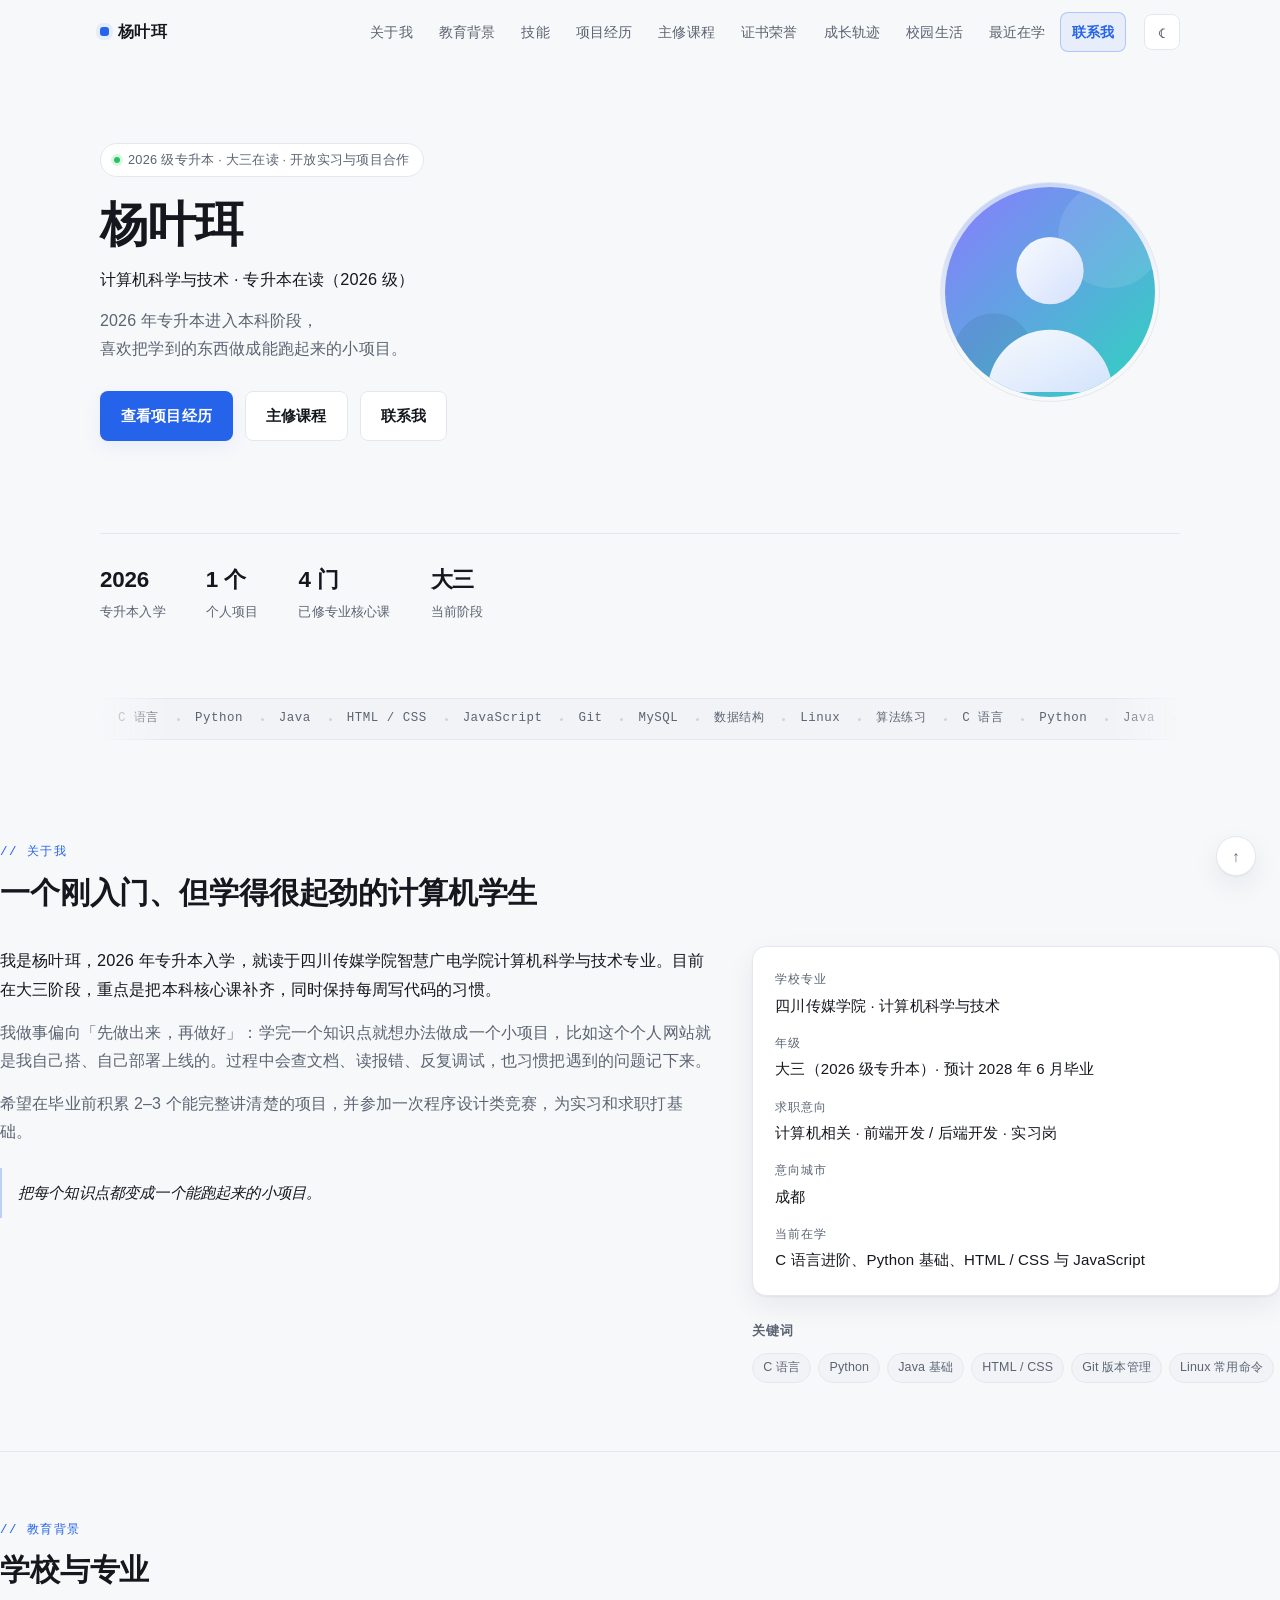
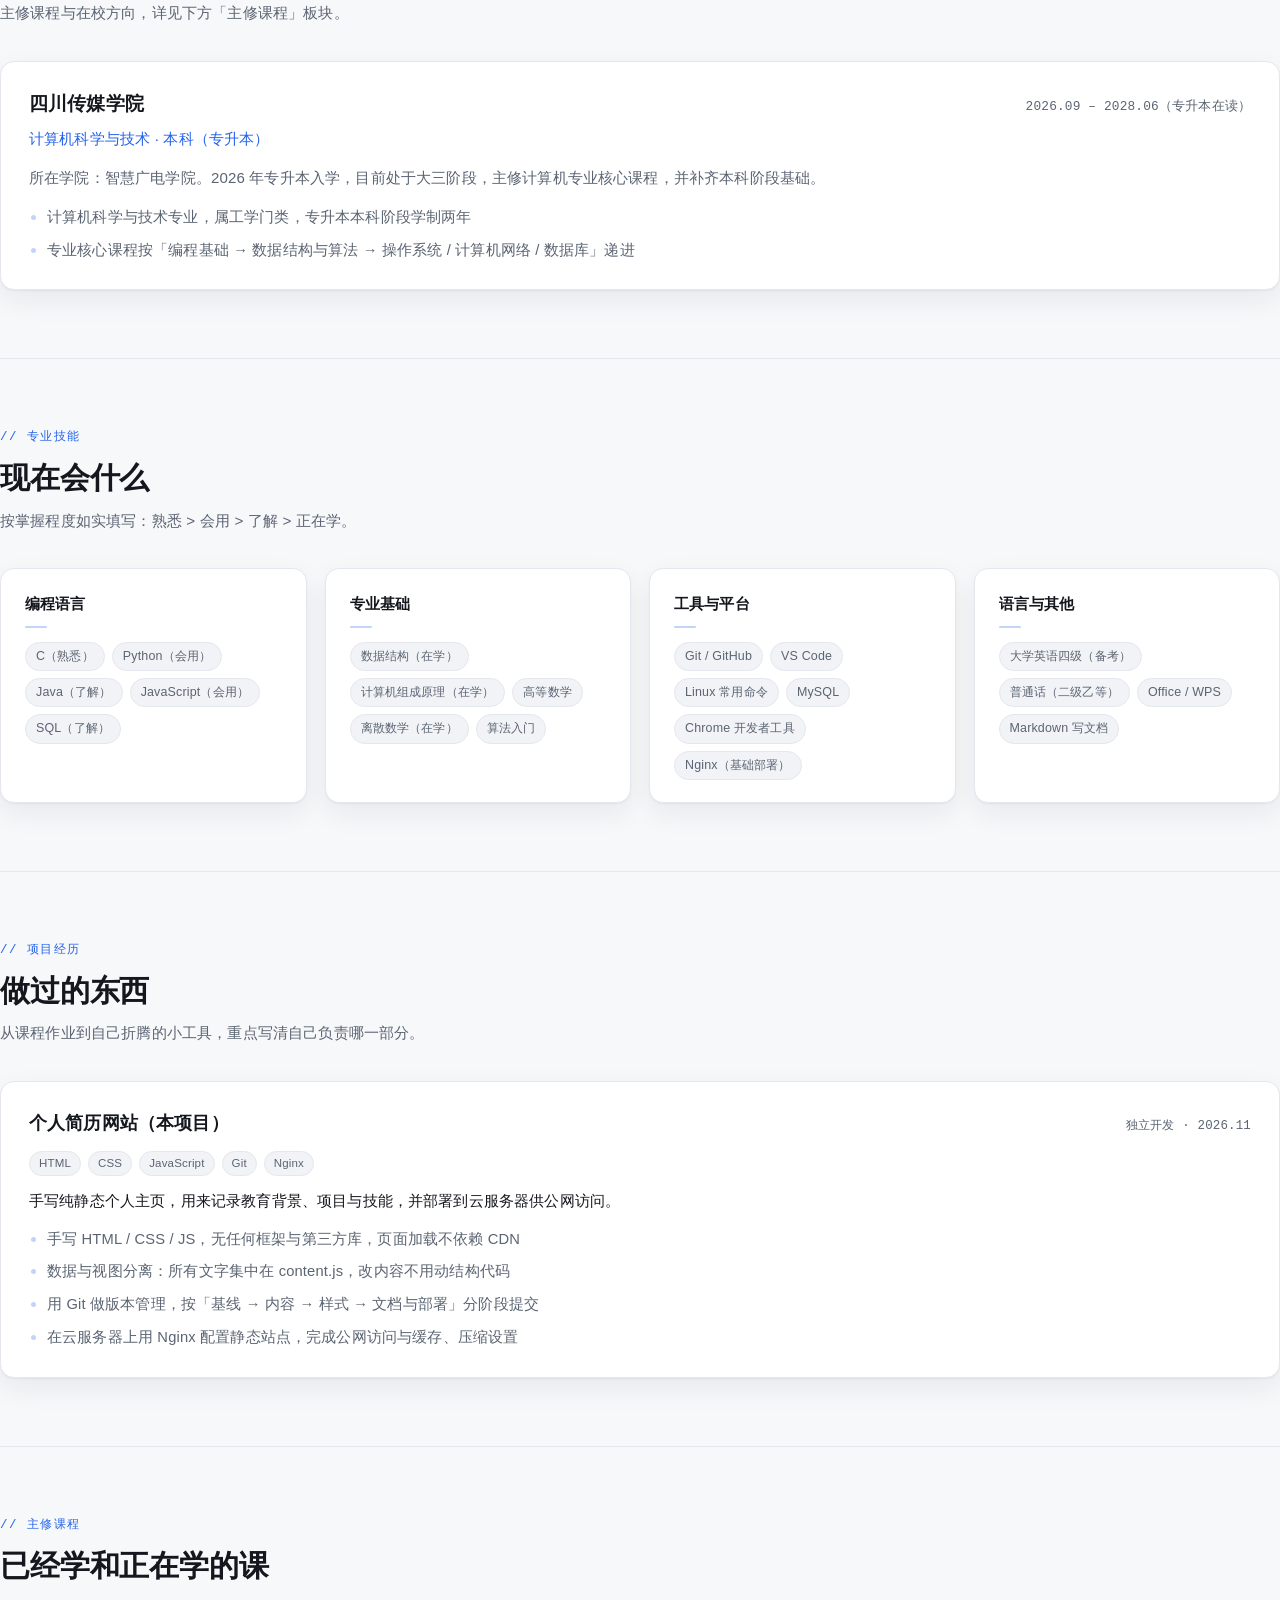
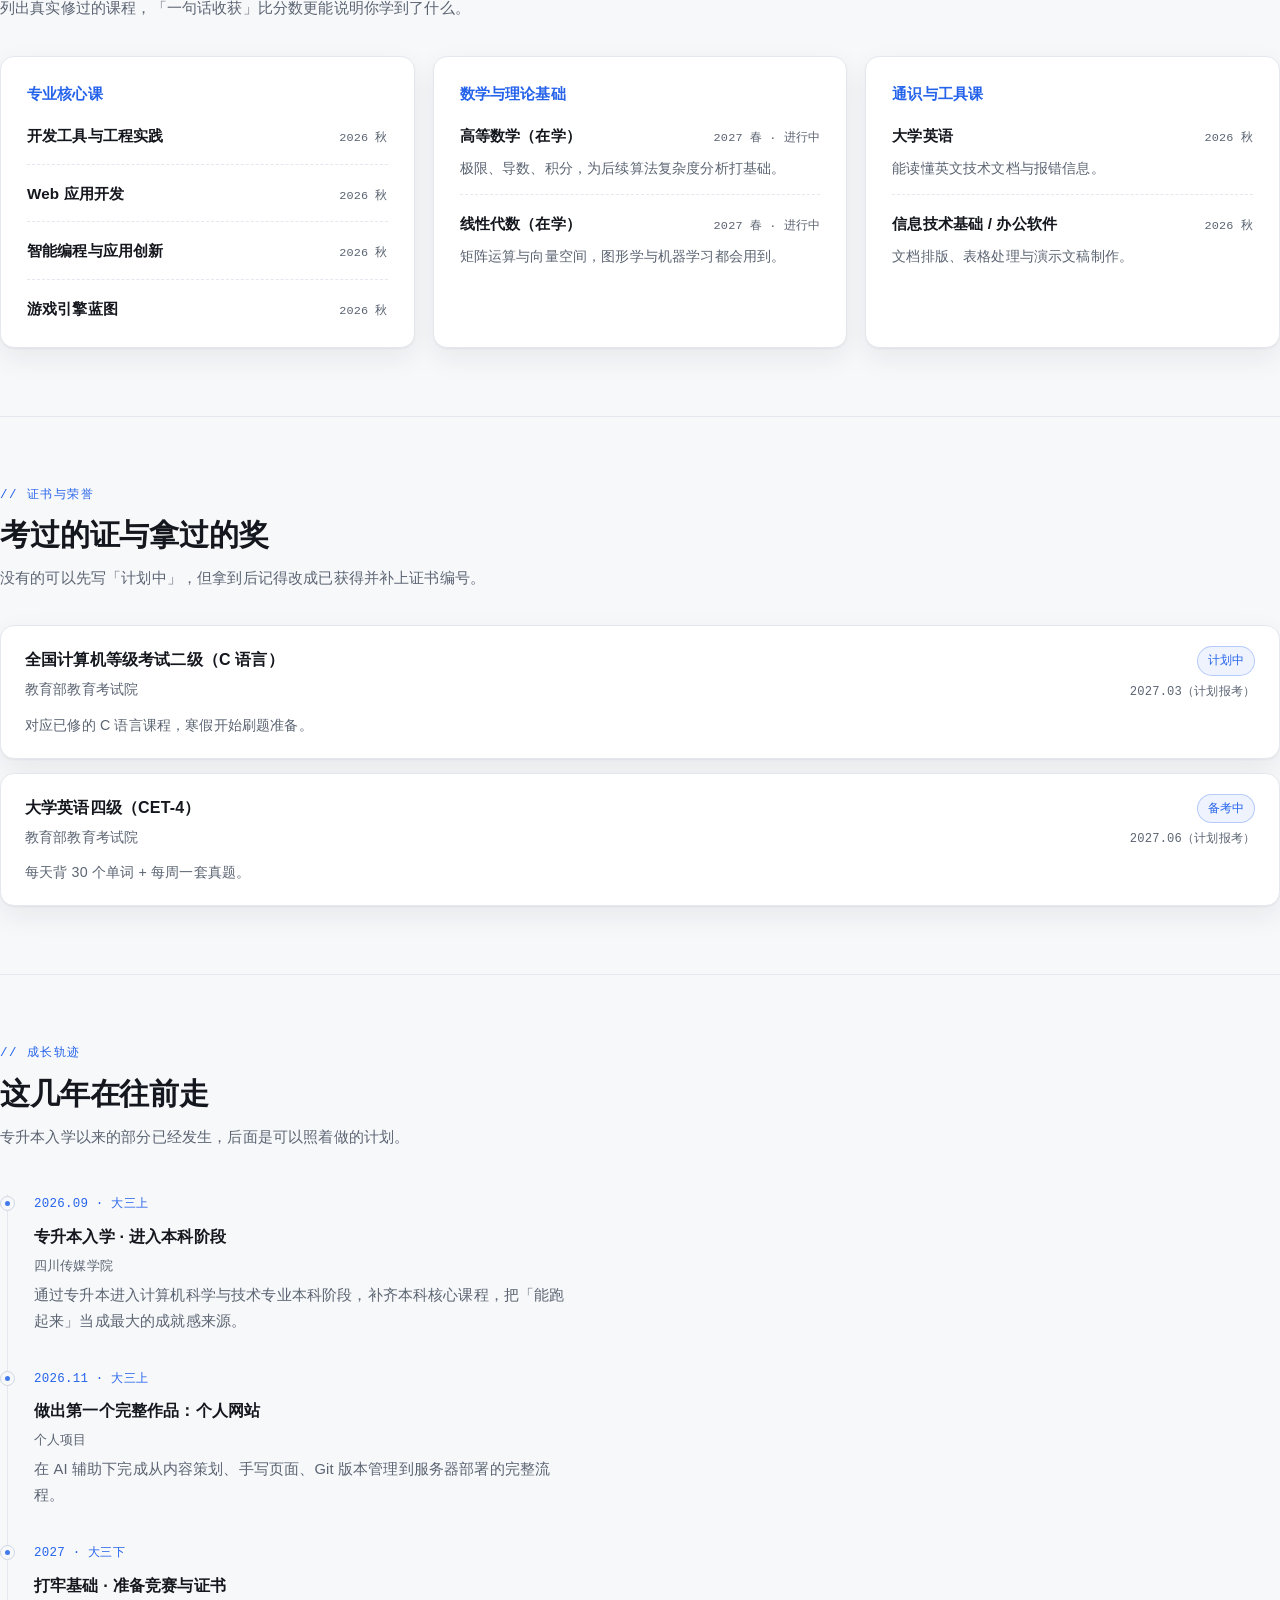
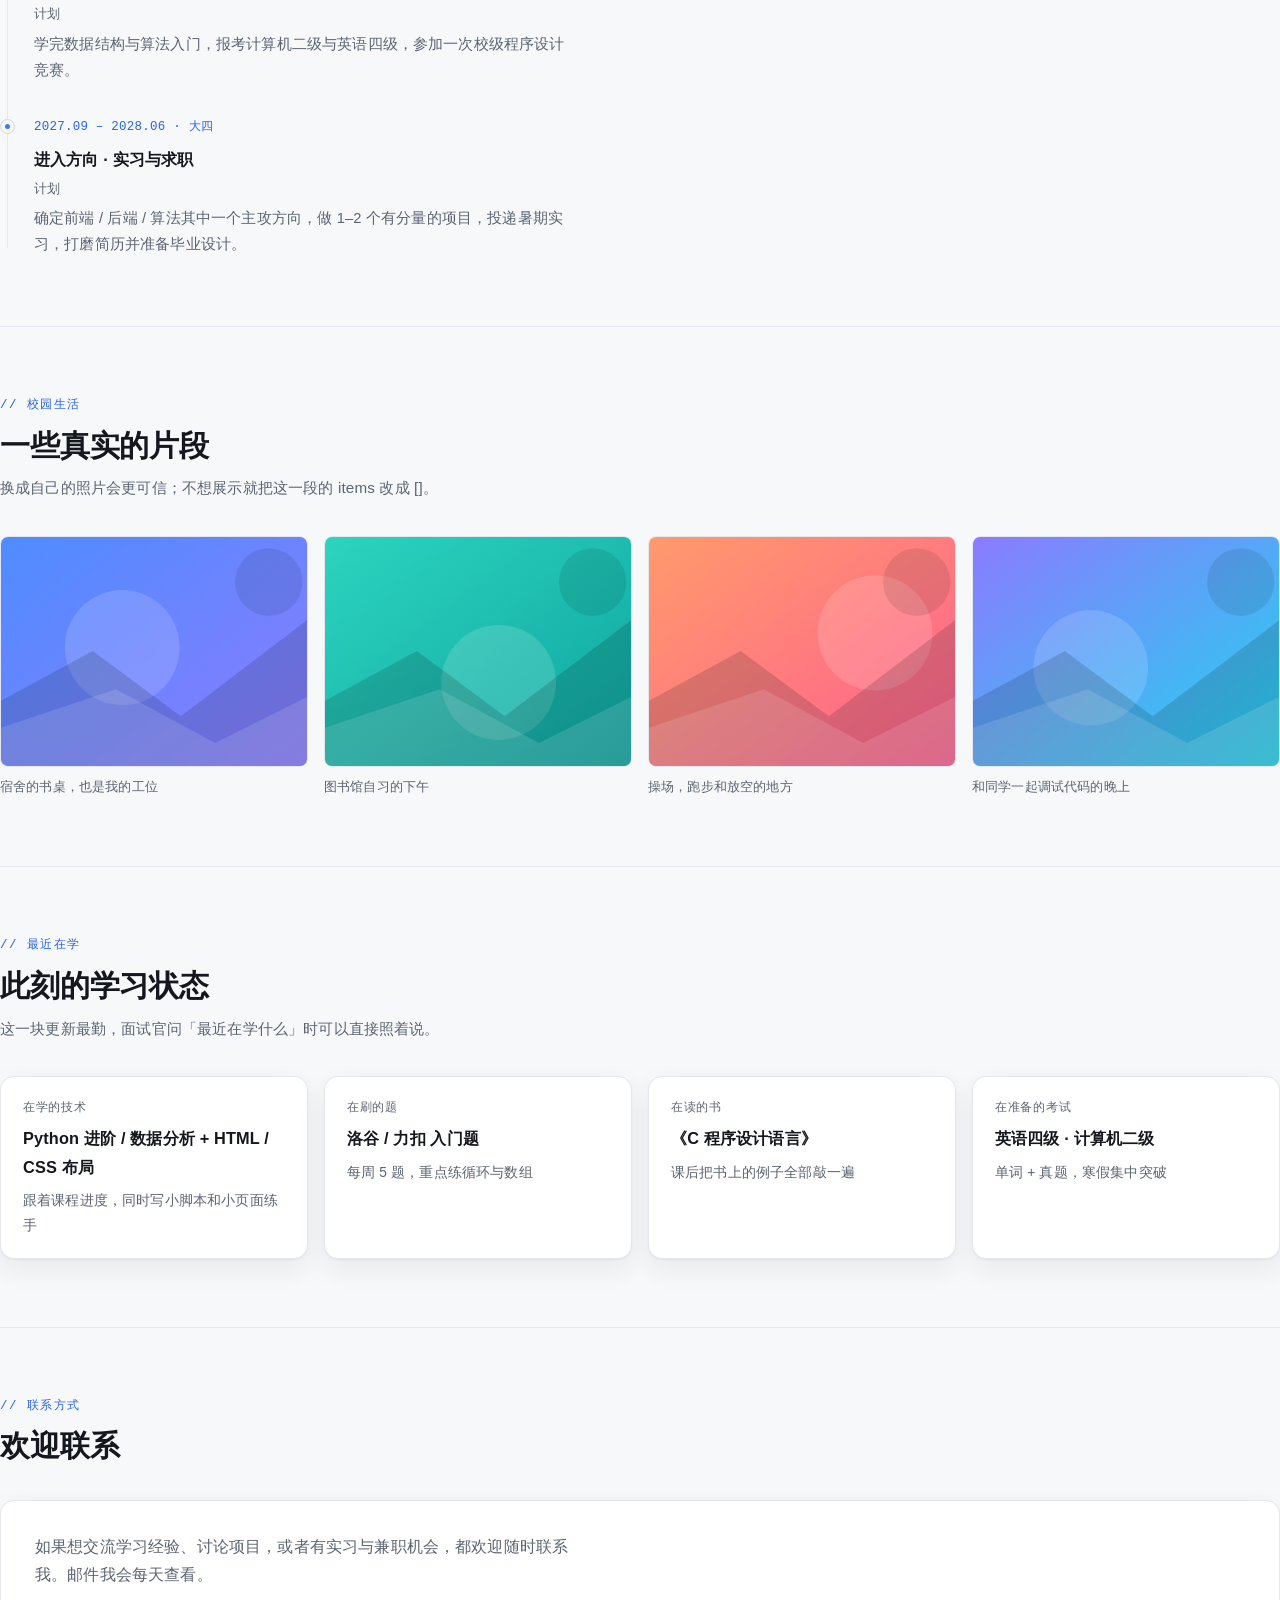
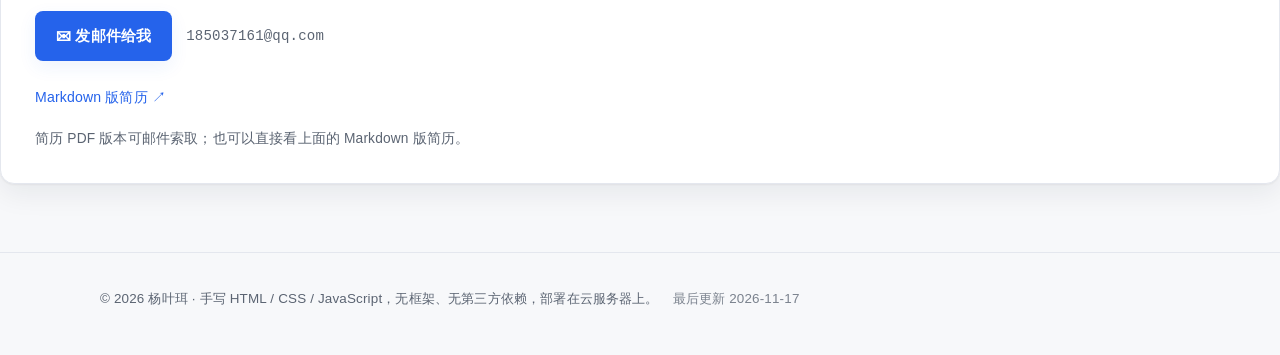
<file: index.html>
<!DOCTYPE html>
<html lang="zh-CN">
<head>
<meta charset="utf-8">
<meta name="viewport" content="width=device-width, initial-scale=1">

<!-- ============================================================
     页面里的文字内容都在 assets/js/content.js，改内容不用动这个文件。
     这里只放「浏览器和搜索引擎读的」静态信息：标题、描述、图标、结构化数据。
     改完记得让这里的 title 与 content.js 里的 meta.title 保持一致。
     ============================================================ -->
<title>杨叶珥 | 计算机科学与技术 · 个人主页</title>
<meta name="description" content="杨叶珥的个人主页：四川传媒学院智慧广电学院计算机科学与技术专业在读，教育背景、技能、项目经历、主修课程与证书，以及联系方式。">
<meta name="author" content="杨叶珥">
<meta name="keywords" content="杨叶珥, 个人主页, 计算机科学与技术, 四川传媒学院, 智慧广电学院, 简历, 项目经历">
<meta name="theme-color" content="#0b1220">
<meta name="apple-mobile-web-app-capable" content="yes">
<meta name="apple-mobile-web-app-status-bar-style" content="black-translucent">
<meta name="apple-mobile-web-app-title" content="杨叶珥">
<meta name="mobile-web-app-capable" content="yes">
<meta name="robots" content="index, follow">

<!-- 分享到微信 / QQ / 微博时显示的卡片信息 -->
<meta property="og:type" content="profile">
<meta property="og:title" content="杨叶珥 | 计算机科学与技术 · 个人主页">
<meta property="og:description" content="四川传媒学院智慧广电学院计算机科学与技术专业在读，教育背景、技能、项目经历、主修课程与证书，以及联系方式。">
<meta property="og:locale" content="zh_CN">
<meta name="twitter:card" content="summary">

<link rel="icon" href="assets/img/favicon.svg" type="image/svg+xml">
<link rel="apple-touch-icon" href="assets/img/apple-touch-icon.png">
<link rel="stylesheet" href="assets/css/style.css">

<!-- 结构化数据：帮助搜索引擎把你的主页识别成「一个人」，搜索结果更规范 -->
<script type="application/ld+json">
{
  "@context": "https://schema.org",
  "@type": "Person",
  "name": "杨叶珥",
  "description": "四川传媒学院智慧广电学院计算机科学与技术专业在读本科生，个人主页。",
  "alumniOf": { "@type": "CollegeOrUniversity", "name": "四川传媒学院" },
  "knowsAbout": ["C 语言", "Python", "Java", "HTML", "CSS", "JavaScript", "Git", "MySQL"],
  "email": "mailto:185037161@qq.com"
}
</script>

<script>
  /* 提前决定亮色 / 暗色，避免刷新时闪一下白屏。
     默认跟随系统设置；手动切换过之后会记住你的选择。 */
  (function () {
    try {
      var saved = localStorage.getItem('site-theme');
      var prefersLight = window.matchMedia && window.matchMedia('(prefers-color-scheme: light)').matches;
      var theme = saved || (prefersLight ? 'light' : 'dark');
      document.documentElement.setAttribute('data-theme', theme);
    } catch (e) {
      document.documentElement.setAttribute('data-theme', 'dark');
    }
  })();
</script>
</head>

<body id="top">
<a class="skip-link" href="#main">跳到主要内容</a>

<!-- 背景微光（纯装饰，不影响点击） -->
<div class="fx" id="fx" aria-hidden="true">
  <div class="fx-glow"></div>
</div>

<header class="site-header" id="siteHeader">
  <div class="container header-inner">
    <a class="brand" href="#top" aria-label="回到顶部">
      <span class="brand-mark" aria-hidden="true"></span>
      <span class="brand-text" id="brandText">杨叶珥</span>
    </a>

    <nav class="nav" id="siteNav" aria-label="主导航"></nav>

    <div class="header-actions">
      <button class="icon-btn" id="themeToggle" type="button" aria-label="切换亮色/暗色主题">
        <span class="theme-icon" aria-hidden="true"></span>
      </button>
      <button class="icon-btn menu-btn" id="menuToggle" type="button"
              aria-label="展开导航菜单" aria-expanded="false" aria-controls="siteNav">
        <span class="menu-bars" aria-hidden="true"><i></i><i></i><i></i></span>
      </button>
    </div>
  </div>
  <div class="progress" aria-hidden="true"><span id="scrollProgress"></span></div>
</header>

<main id="main"></main>

<footer class="site-footer" id="siteFooter"></footer>

<button class="to-top" id="toTop" type="button" aria-label="回到顶部" hidden>
  <span aria-hidden="true">↑</span>
</button>

<div class="lightbox" id="lightbox" role="dialog" aria-modal="true" aria-label="图片预览" hidden>
  <button class="lightbox-close" id="lightboxClose" type="button" aria-label="关闭">✕</button>
  <img id="lightboxImg" alt="">
</div>

<noscript>
  <div class="container noscript">
    <h1>杨叶珥 · 计算机科学与技术</h1>
    <p>本页内容由 JavaScript 渲染，请开启浏览器的 JavaScript 后刷新。</p>
    <p>也可以直接查看纯文本版简历：<a href="resume.md">resume.md</a></p>
  </div>
</noscript>

<!-- 内容层：改这一个文件就能改全站文字 -->
<script src="assets/js/content.js"></script>
<!-- 渲染层：一般不用动 -->
<script src="assets/js/main.js"></script>
</body>
</html>
</file>
<file: assets/css/style.css>
/* =====================================================================
   style.css —— 求职向个人主页样式（专业简洁风 v2）

   设计原则
     · 克制的配色：一个主色 + 大面积中性色，避免花哨影响阅读
     · 信息密度优先：标题层级清晰、卡片留白统一，方便 HR 快速扫读
     · 打印友好：Ctrl+P 打印时去掉装饰，接近一份简历
     · 只保留极淡的背景微光，不干扰阅读；亮色 / 暗色两套主题

   想换主色：改下面 :root 与两个主题里的 --accent 即可（一处改，全站跟着变）
   ===================================================================== */

/* ---------------------------------------------------------------- 主题变量 */
:root {
  --max-width: 1080px;
  --radius: 14px;
  --radius-sm: 8px;

  --font-sans: -apple-system, BlinkMacSystemFont, "Segoe UI", "PingFang SC",
               "Hiragino Sans GB", "Microsoft YaHei", "Source Han Sans SC", sans-serif;
  --font-mono: ui-monospace, SFMono-Regular, "SF Mono", Consolas,
               "Liberation Mono", Menlo, monospace;

  --accent: #2563eb;
  --accent-soft: rgba(37, 99, 235, .10);
  --accent-line: rgba(37, 99, 235, .32);
  --glow-opacity: .30;
}

/* 暗色：默认跟随系统，也可以手动切换 */
html[data-theme="dark"] {
  --bg: #0b1220;
  --bg-solid: #0b1220;
  --surface: #111a2b;
  --surface-2: #16223a;
  --text: #e9eef8;
  --muted: #9aa7bd;
  --border: #1f2b41;
  --border-strong: #2b3a56;
  --shadow: 0 1px 2px rgba(0, 0, 0, .35), 0 12px 30px rgba(0, 0, 0, .28);
  --accent: #6ea8fe;
  --accent-soft: rgba(110, 168, 254, .12);
  --accent-line: rgba(110, 168, 254, .38);
  --glow-opacity: .26;
  color-scheme: dark;
}

html[data-theme="light"] {
  --bg: #f7f8fa;
  --bg-solid: #f7f8fa;
  --surface: #ffffff;
  --surface-2: #f1f3f7;
  --text: #14171d;
  --muted: #5b6472;
  --border: #e4e7ee;
  --border-strong: #cfd5e0;
  --shadow: 0 1px 2px rgba(16, 24, 40, .05), 0 10px 28px rgba(16, 24, 40, .07);
  --accent: #2563eb;
  --accent-soft: rgba(37, 99, 235, .08);
  --accent-line: rgba(37, 99, 235, .28);
  --glow-opacity: .22;
  color-scheme: light;
}

/* ---------------------------------------------------------------- 基础 */
* { box-sizing: border-box; }

html {
  scroll-behavior: smooth;
  -webkit-text-size-adjust: 100%;
}

body {
  margin: 0;
  background: var(--bg);
  color: var(--text);
  font-family: var(--font-sans);
  font-size: 16px;
  line-height: 1.75;
  letter-spacing: .01em;
  -webkit-font-smoothing: antialiased;
  overflow-x: hidden;
}

img { max-width: 100%; height: auto; }
a { color: inherit; }

:focus-visible {
  outline: 2px solid var(--accent);
  outline-offset: 3px;
  border-radius: 4px;
}

::selection { background: var(--accent-soft); color: var(--text); }

::-webkit-scrollbar { width: 10px; height: 10px; }
::-webkit-scrollbar-track { background: var(--bg); }
::-webkit-scrollbar-thumb {
  background: var(--border-strong);
  border-radius: 999px;
  border: 2px solid var(--bg);
}

.container {
  width: min(var(--max-width), 100% - 48px);
  margin-inline: auto;
}

.noscript { padding: 90px 24px; }
body.no-scroll { overflow: hidden; }

.skip-link {
  position: fixed;
  top: -60px;
  left: 16px;
  z-index: 60;
  padding: 10px 18px;
  border-radius: 0 0 var(--radius-sm) var(--radius-sm);
  background: var(--accent);
  color: #fff;
  font-size: .9rem;
  text-decoration: none;
  transition: top .2s ease;
}
.skip-link:focus { top: 0; }

/* ---------------------------------------------------------------- 背景微光（纯装饰，很淡） */
.fx {
  position: fixed;
  inset: 0;
  z-index: 0;
  pointer-events: none;
  overflow: hidden;
}
.fx-glow {
  position: absolute;
  top: 0;
  left: 0;
  width: 640px;
  height: 640px;
  margin: -320px 0 0 -320px;
  border-radius: 50%;
  background: radial-gradient(circle, var(--accent-soft) 0%, transparent 68%);
  opacity: 0;
  transition: opacity .6s ease;
  will-change: transform;
}
.fx.is-active .fx-glow { opacity: 1; }
.fx-static .fx-glow { opacity: 1; }
/* 旧版的光标准星、扫描线在求职版里不显示 */
.fx-ring, .fx-dot, .fx-scan, .fx-grid { display: none; }

.site-header, main, .site-footer { position: relative; z-index: 1; }

/* ---------------------------------------------------------------- 顶栏 */
.site-header {
  position: sticky;
  top: 0;
  z-index: 30;
  background: var(--bg);                                  /* 老浏览器兜底 */
  background: color-mix(in srgb, var(--bg) 88%, transparent);
  border-bottom: 1px solid transparent;
  transition: border-color .25s ease, background .25s ease, backdrop-filter .25s ease;
}
.site-header.is-scrolled {
  border-bottom-color: var(--border);
  backdrop-filter: blur(10px) saturate(1.1);
}

.header-inner {
  display: flex;
  align-items: center;
  gap: 18px;
  min-height: 64px;
}

.brand {
  display: inline-flex;
  align-items: center;
  gap: 9px;
  text-decoration: none;
  font-weight: 600;
  letter-spacing: .02em;
}
.brand-mark {
  width: 9px;
  height: 9px;
  border-radius: 3px;
  background: var(--accent);
  box-shadow: 0 0 0 4px var(--accent-soft);
}
.brand-text { font-size: .98rem; }

.nav {
  display: flex;
  gap: 2px;
  margin-left: auto;
  flex-wrap: wrap;
  justify-content: flex-end;
}
.nav-link {
  padding: 7px 11px;
  border: 1px solid transparent;
  border-radius: var(--radius-sm);
  color: var(--muted);
  font-size: .875rem;
  text-decoration: none;
  white-space: nowrap;
  transition: color .18s ease, background .18s ease, border-color .18s ease;
}
.nav-link:hover { color: var(--text); background: var(--surface-2); }
.nav-link.is-active {
  color: var(--accent);
  background: var(--accent-soft);
  border-color: var(--accent-line);
  font-weight: 600;
}

.header-actions { display: flex; gap: 6px; margin-left: 4px; }
.nav + .header-actions { margin-left: 0; }

.icon-btn {
  display: inline-flex;
  align-items: center;
  justify-content: center;
  width: 36px;
  height: 36px;
  padding: 0;
  border: 1px solid var(--border);
  border-radius: var(--radius-sm);
  background: var(--surface);
  color: var(--muted);
  font-size: .95rem;
  cursor: pointer;
  transition: color .18s ease, border-color .18s ease, background .18s ease;
}
.icon-btn:hover { color: var(--text); border-color: var(--border-strong); }
.icon-btn:active { transform: scale(.96); }

.menu-btn { display: none; }
.menu-bars { display: flex; flex-direction: column; gap: 4px; }
.menu-bars i {
  display: block;
  width: 16px;
  height: 2px;
  border-radius: 1px;
  background: currentColor;
}

.progress { height: 2px; background: transparent; }
#scrollProgress {
  display: block;
  width: 0;
  height: 100%;
  background: var(--accent);
  transition: width .1s linear;
}

/* ---------------------------------------------------------------- 首屏 */
.hero-section { padding: 76px 0 34px; }

.hero-inner {
  display: grid;
  grid-template-columns: minmax(0, 1fr) 260px;
  align-items: center;
  gap: 48px;
}

.status-chip {
  display: inline-flex;
  align-items: center;
  gap: 8px;
  margin-bottom: 20px;
  padding: 5px 13px;
  border: 1px solid var(--border);
  border-radius: 999px;
  background: var(--surface);
  color: var(--muted);
  font-size: .8rem;
  letter-spacing: .02em;
}
.status-chip .dot {
  width: 6px;
  height: 6px;
  border-radius: 50%;
  background: #22c55e;
  box-shadow: 0 0 0 3px rgba(34, 197, 94, .16);
}

.hero-name {
  margin: 0 0 12px;
  font-size: clamp(2.1rem, 5vw, 3rem);
  line-height: 1.15;
  letter-spacing: -.01em;
  font-weight: 700;
}
.hero-name .grad { color: var(--accent); }

.hero-role {
  margin: 0 0 14px;
  color: var(--text);
  font-size: 1.02rem;
  font-weight: 500;
}

.hero-intro {
  margin: 0 0 28px;
  max-width: 52ch;
  color: var(--muted);
  font-size: 1rem;
}

.hero-actions { display: flex; flex-wrap: wrap; gap: 12px; }

.btn {
  display: inline-flex;
  align-items: center;
  justify-content: center;
  gap: 8px;
  padding: 11px 20px;
  border: 1px solid transparent;
  border-radius: var(--radius-sm);
  font-size: .93rem;
  font-weight: 600;
  text-decoration: none;
  cursor: pointer;
  transition: transform .15s ease, background .18s ease, border-color .18s ease, box-shadow .18s ease;
}
.btn-primary {
  background: var(--accent);
  color: #fff;
  box-shadow: 0 6px 18px var(--accent-soft);
}
.btn-primary:hover { transform: translateY(-1px); box-shadow: 0 10px 24px var(--accent-soft); }
.btn-ghost {
  background: var(--surface);
  border-color: var(--border);
  color: var(--text);
}
.btn-ghost:hover { border-color: var(--border-strong); background: var(--surface-2); }

.hero-media { display: flex; justify-content: center; }
.avatar-ring {
  position: relative;
  width: 220px;
  height: 220px;
  border-radius: 50%;
  padding: 4px;
  background: linear-gradient(160deg, var(--accent-line), transparent 60%);
  border: 1px solid var(--border);
}
.avatar {
  width: 100%;
  height: 100%;
  border-radius: 50%;
  object-fit: cover;
  background: var(--surface);
  display: block;
}

.stats {
  display: flex;
  flex-wrap: wrap;
  gap: 40px;
  margin: 44px 0 0;
  padding: 26px 0 0;
  border-top: 1px solid var(--border);
  list-style: none;
  grid-column: 1 / -1;
}
.stat { display: flex; flex-direction: column; gap: 2px; }
.stat-value {
  font-size: 1.4rem;
  font-weight: 700;
  letter-spacing: -.01em;
  color: var(--text);
}
.stat-label { font-size: .82rem; color: var(--muted); }

.ticker {
  grid-column: 1 / -1;
  margin-top: 26px;
  overflow: hidden;
  border-top: 1px solid var(--border);
  border-bottom: 1px solid var(--border);
  background: var(--surface-2);
  -webkit-mask-image: linear-gradient(90deg, transparent, #000 6%, #000 94%, transparent);
  mask-image: linear-gradient(90deg, transparent, #000 6%, #000 94%, transparent);
}
.ticker-track { display: flex; width: max-content; animation: ticker 40s linear infinite; }
.ticker:hover .ticker-track { animation-play-state: paused; }
.ticker-run { display: flex; margin: 0; padding: 9px 0; list-style: none; }
.ticker-run li {
  position: relative;
  padding: 0 18px;
  color: var(--muted);
  font-family: var(--font-mono);
  font-size: .78rem;
  letter-spacing: .04em;
  white-space: nowrap;
}
.ticker-run li::before {
  content: "";
  position: absolute;
  left: 0;
  top: 50%;
  width: 3px;
  height: 3px;
  margin-top: -1.5px;
  border-radius: 50%;
  background: var(--border-strong);
}
@keyframes ticker {
  from { transform: translateX(0); }
  to { transform: translateX(-50%); }
}

/* ---------------------------------------------------------------- 板块通用 */
.section { padding: 68px 0; scroll-margin-top: 84px; }
.section + .section { border-top: 1px solid var(--border); }

.section-head { max-width: 720px; margin-bottom: 34px; }
.section-kicker {
  margin: 0 0 10px;
  color: var(--accent);
  font-family: var(--font-mono);
  font-size: .78rem;
  letter-spacing: .12em;
  text-transform: uppercase;
}
.section-title {
  margin: 0 0 10px;
  font-size: clamp(1.4rem, 2.6vw, 1.85rem);
  line-height: 1.3;
  letter-spacing: -.005em;
}
.section-subtitle { margin: 0; color: var(--muted); font-size: .95rem; }

.card {
  position: relative;
  border: 1px solid var(--border);
  border-radius: var(--radius);
  background: var(--surface);
  box-shadow: var(--shadow);
  transition: transform .18s ease, border-color .18s ease, box-shadow .18s ease;
}

.chips { display: flex; flex-wrap: wrap; gap: 7px; margin: 0; padding: 0; list-style: none; }
.chip {
  display: inline-flex;
  align-items: center;
  padding: 3px 10px;
  border: 1px solid var(--border);
  border-radius: 999px;
  background: var(--surface-2);
  color: var(--muted);
  font-size: .78rem;
  line-height: 1.7;
  white-space: nowrap;
}
.chip-tag { color: var(--accent); border-color: var(--accent-line); background: var(--accent-soft); }
.chips-small .chip { font-size: .72rem; padding: 2px 9px; }

.link-arrow {
  align-self: flex-start;
  margin-top: 4px;
  color: var(--accent);
  font-size: .88rem;
  font-weight: 600;
  text-decoration: none;
}
.link-arrow:hover { text-decoration: underline; }

/* ---------------------------------------------------------------- 关于我 */
.about-grid {
  display: grid;
  grid-template-columns: minmax(0, 1.35fr) minmax(280px, 1fr);
  gap: 40px;
  align-items: start;
}
.about-text p { margin: 0 0 15px; color: var(--muted); }
.about-text p:first-child { color: var(--text); font-size: 1.02rem; }

.quote {
  margin: 22px 0 0 !important;
  padding: 12px 0 12px 16px;
  border-left: 2px solid var(--accent-line);
  color: var(--text) !important;
  font-size: .96rem !important;
  font-style: italic;
}

.facts {
  margin: 0;
  padding: 22px;
  border: 1px solid var(--border);
  border-radius: var(--radius);
  background: var(--surface);
  box-shadow: var(--shadow);
}
.facts dt {
  margin: 0 0 2px;
  color: var(--muted);
  font-size: .76rem;
  letter-spacing: .06em;
  text-transform: uppercase;
}
.facts dd {
  margin: 0 0 14px;
  font-size: .94rem;
  word-break: break-word;
}
.facts dd:last-child { margin-bottom: 0; }

.side-title {
  margin: 24px 0 10px;
  font-size: .82rem;
  color: var(--muted);
  letter-spacing: .08em;
  text-transform: uppercase;
}

/* ---------------------------------------------------------------- 教育背景 */
.edu-list { display: grid; gap: 20px; }
.edu-card { padding: 26px 28px; }

.edu-head {
  display: flex;
  flex-wrap: wrap;
  align-items: baseline;
  justify-content: space-between;
  gap: 8px 16px;
}
.edu-school { margin: 0; font-size: 1.16rem; }
.edu-period {
  color: var(--muted);
  font-family: var(--font-mono);
  font-size: .8rem;
}
.edu-major {
  margin: 6px 0 12px;
  color: var(--accent);
  font-size: .95rem;
  font-weight: 500;
}
.edu-detail { margin: 0 0 14px; color: var(--muted); font-size: .94rem; }

.edu-highlights {
  margin: 0;
  padding: 0;
  list-style: none;
  display: grid;
  gap: 7px;
}
.edu-highlights li {
  position: relative;
  padding-left: 18px;
  color: var(--muted);
  font-size: .92rem;
}
.edu-highlights li::before {
  content: "";
  position: absolute;
  left: 2px;
  top: .68em;
  width: 5px;
  height: 5px;
  border-radius: 50%;
  background: var(--accent-line);
}
.edu-extra { margin: 16px 0 0; }

/* ---------------------------------------------------------------- 技能 */
.skill-grid {
  display: grid;
  grid-template-columns: repeat(auto-fit, minmax(240px, 1fr));
  gap: 18px;
}
.skill-card { padding: 22px 24px; }
.skill-card:hover { transform: translateY(-2px); border-color: var(--border-strong); }
.skill-name {
  margin: 0 0 14px;
  font-size: .95rem;
  color: var(--text);
}
.skill-name::after {
  content: "";
  display: block;
  width: 22px;
  height: 2px;
  margin-top: 8px;
  border-radius: 1px;
  background: var(--accent-line);
}

/* ---------------------------------------------------------------- 项目经历 */
.project-grid { display: grid; gap: 20px; }
.project-card { padding: 26px 28px; }
.project-card:hover { border-color: var(--border-strong); }

.project-cover-link {
  display: block;
  margin: -26px -28px 18px;
  aspect-ratio: 16 / 9;
  overflow: hidden;
  border-radius: var(--radius) var(--radius) 0 0;
  background: var(--surface-2);
}
.project-cover { width: 100%; height: 100%; object-fit: cover; display: block; }

.project-info { display: flex; flex-direction: column; gap: 12px; }
.project-head {
  display: flex;
  flex-wrap: wrap;
  align-items: baseline;
  justify-content: space-between;
  gap: 4px 16px;
}
.project-title { margin: 0; font-size: 1.1rem; }
.project-meta {
  margin: 0;
  color: var(--muted);
  font-family: var(--font-mono);
  font-size: .78rem;
  white-space: nowrap;
}
.project-desc { margin: 0; color: var(--text); font-size: .95rem; }

.project-highlights {
  margin: 0;
  padding: 0;
  list-style: none;
  display: grid;
  gap: 7px;
}
.project-highlights li {
  position: relative;
  padding-left: 18px;
  color: var(--muted);
  font-size: .92rem;
}
.project-highlights li::before {
  content: "";
  position: absolute;
  left: 2px;
  top: .68em;
  width: 5px;
  height: 5px;
  border-radius: 50%;
  background: var(--accent-line);
}

/* ---------------------------------------------------------------- 主修课程 */
.course-grid {
  display: grid;
  grid-template-columns: repeat(auto-fit, minmax(300px, 1fr));
  gap: 18px;
}
.course-group { padding: 24px 26px; }
.course-group-name {
  margin: 0 0 16px;
  font-size: .95rem;
  color: var(--accent);
}
.course-list { margin: 0; padding: 0; list-style: none; display: grid; gap: 16px; }
.course-item { padding-bottom: 14px; border-bottom: 1px dashed var(--border); }
.course-item:last-child { padding-bottom: 0; border-bottom: 0; }
.course-line {
  display: flex;
  flex-wrap: wrap;
  align-items: baseline;
  justify-content: space-between;
  gap: 4px 12px;
}
.course-name { font-size: .95rem; font-weight: 600; }
.course-meta {
  color: var(--muted);
  font-family: var(--font-mono);
  font-size: .74rem;
  white-space: nowrap;
}
.course-note {
  margin: 6px 0 0;
  color: var(--muted);
  font-size: .88rem;
}

/* ---------------------------------------------------------------- 证书荣誉 */
.cert-list { margin: 0; padding: 0; list-style: none; display: grid; gap: 14px; }
.cert-item {
  display: grid;
  grid-template-columns: minmax(0, 1fr) auto;
  align-items: start;
  gap: 10px 20px;
  padding: 20px 24px;
}
.cert-item:hover { border-color: var(--border-strong); }
.cert-name { margin: 0; font-size: 1rem; }
.cert-org { margin: 4px 0 0; color: var(--muted); font-size: .86rem; }
.cert-side {
  display: flex;
  flex-direction: column;
  align-items: flex-end;
  gap: 6px;
}
.cert-status { color: var(--accent); border-color: var(--accent-line); background: var(--accent-soft); }
.cert-date { color: var(--muted); font-family: var(--font-mono); font-size: .76rem; }
.cert-note {
  grid-column: 1 / -1;
  margin: 0;
  color: var(--muted);
  font-size: .89rem;
}

/* ---------------------------------------------------------------- 成长轨迹 */
.timeline { position: relative; margin: 0; padding: 4px 0 0; list-style: none; }
.timeline::before {
  content: "";
  position: absolute;
  left: 7px;
  top: 10px;
  bottom: 10px;
  width: 1px;
  background: var(--border);
}
.timeline-item { position: relative; padding: 0 0 28px 34px; }
.timeline-item:last-child { padding-bottom: 0; }
.timeline-dot {
  position: absolute;
  left: 0;
  top: 8px;
  width: 15px;
  height: 15px;
  border: 1px solid var(--border-strong);
  border-radius: 50%;
  background: var(--bg);
}
.timeline-dot::after {
  content: "";
  position: absolute;
  inset: 4px;
  border-radius: 50%;
  background: var(--accent);
  opacity: .85;
}
.timeline-year {
  display: inline-block;
  margin-bottom: 4px;
  color: var(--accent);
  font-family: var(--font-mono);
  font-size: .78rem;
  letter-spacing: .02em;
}
.timeline-box { margin-top: 2px; }
.timeline-title { margin: 0 0 3px; font-size: 1.02rem; }
.timeline-org { margin: 0 0 6px; color: var(--muted); font-size: .84rem; }
.timeline-desc { margin: 0; max-width: 66ch; color: var(--muted); font-size: .92rem; }

/* ---------------------------------------------------------------- 校园相册 */
.gallery {
  display: grid;
  grid-template-columns: repeat(auto-fit, minmax(200px, 1fr));
  gap: 16px;
}
.gallery-item { margin: 0; }
.gallery-btn {
  display: block;
  width: 100%;
  padding: 0;
  aspect-ratio: 4 / 3;
  overflow: hidden;
  border: 1px solid var(--border);
  border-radius: var(--radius-sm);
  background: var(--surface-2);
  cursor: zoom-in;
  transition: border-color .18s ease, transform .18s ease;
}
.gallery-btn:hover { border-color: var(--border-strong); transform: translateY(-2px); }
.gallery-btn img { width: 100%; height: 100%; object-fit: cover; display: block; }
.gallery-item figcaption {
  margin-top: 8px;
  color: var(--muted);
  font-size: .84rem;
}

/* ---------------------------------------------------------------- 最近在学 */
.now-grid {
  display: grid;
  grid-template-columns: repeat(auto-fit, minmax(220px, 1fr));
  gap: 16px;
}
.now-card { padding: 20px 22px; }
.now-card:hover { border-color: var(--border-strong); transform: translateY(-2px); }
.now-label {
  margin: 0 0 6px;
  color: var(--muted);
  font-size: .76rem;
  letter-spacing: .06em;
  text-transform: uppercase;
}
.now-value { margin: 0; font-size: 1.02rem; font-weight: 600; }
.now-note { margin: 8px 0 0; color: var(--muted); font-size: .86rem; }

/* ---------------------------------------------------------------- 自定义板块 */
.section-custom .section-body { max-width: 840px; }
.section-custom .section-body p { margin: 0 0 14px; color: var(--muted); }
.section-custom .section-body ol,
.section-custom .section-body ul { margin: 0 0 14px; padding-left: 22px; color: var(--muted); }
.section-custom .section-body li { margin-bottom: 8px; }
.section-custom .section-body strong { color: var(--text); }
.section-custom .section-body a { color: var(--accent); }
.section-custom .section-body img {
  border-radius: var(--radius-sm);
  margin: 8px 0;
  border: 1px solid var(--border);
}
.section-custom .section-body h3 { margin: 0 0 10px; font-size: 1.02rem; }
.section-custom .section-body blockquote {
  margin: 0 0 14px;
  padding-left: 16px;
  border-left: 2px solid var(--accent-line);
  color: var(--muted);
}

/* ---------------------------------------------------------------- 联系方式 */
.contact-card { padding: 32px 34px; }
.contact-text { margin: 0 0 22px; max-width: 62ch; color: var(--muted); }
.contact-actions { display: flex; flex-wrap: wrap; align-items: center; gap: 14px; }
.contact-email {
  font-family: var(--font-mono);
  font-size: .88rem;
  color: var(--muted);
  word-break: break-all;
}
.link-list {
  display: flex;
  flex-wrap: wrap;
  gap: 8px 20px;
  margin: 22px 0 0;
  padding: 0;
  list-style: none;
}
.link-list a {
  font-size: .88rem;
  color: var(--accent);
  text-decoration: none;
}
.link-list a:hover { text-decoration: underline; }
.contact-note { margin: 16px 0 0; color: var(--muted); font-size: .86rem; }

/* ---------------------------------------------------------------- 页脚 */
.site-footer {
  padding: 34px 0 44px;
  border-top: 1px solid var(--border);
  color: var(--muted);
  font-size: .84rem;
}
.footer-line {
  display: flex;
  flex-wrap: wrap;
  gap: 6px 14px;
  align-items: center;
  margin: 0;
}
.footer-updated { opacity: .8; }

.to-top {
  position: fixed;
  right: 24px;
  bottom: 24px;
  z-index: 25;
  width: 40px;
  height: 40px;
  display: inline-flex;
  align-items: center;
  justify-content: center;
  border: 1px solid var(--border);
  border-radius: 50%;
  background: var(--surface);
  color: var(--muted);
  font-size: .95rem;
  cursor: pointer;
  box-shadow: var(--shadow);
  transition: transform .16s ease, color .16s ease, border-color .16s ease;
}
.to-top:hover { transform: translateY(-2px); color: var(--accent); border-color: var(--accent-line); }

/* ---------------------------------------------------------------- 图片放大 */
.lightbox {
  position: fixed;
  inset: 0;
  z-index: 50;
  display: flex;
  align-items: center;
  justify-content: center;
  padding: 32px;
  background: rgba(8, 12, 20, .88);
  backdrop-filter: blur(6px);
}
.lightbox[hidden] { display: none; }
.lightbox img {
  max-width: min(1100px, 92vw);
  max-height: 88vh;
  border-radius: var(--radius);
  box-shadow: 0 20px 60px rgba(0, 0, 0, .45);
}
.lightbox-close {
  position: absolute;
  top: 20px;
  right: 22px;
  width: 38px;
  height: 38px;
  border: 1px solid rgba(255, 255, 255, .28);
  border-radius: 50%;
  background: rgba(255, 255, 255, .1);
  color: #fff;
  font-size: .95rem;
  cursor: pointer;
}
.lightbox-close:hover { background: rgba(255, 255, 255, .22); }

/* ---------------------------------------------------------------- 入场动画 */
.reveal {
  opacity: 0;
  transform: translateY(14px);
  transition: opacity .5s ease, transform .5s ease;
}
.reveal.is-visible { opacity: 1; transform: none; }

/* ---------------------------------------------------------------- 打印 / 导出 PDF */
@media print {
  .fx, .site-header, .to-top, .lightbox, .skip-link, .ticker, .hero-actions, .progress { display: none !important; }
  body { background: #fff; color: #000; font-size: 11.5pt; line-height: 1.6; }
  .container { width: 100%; }
  .section { padding: 14px 0; border-top: 1px solid #ddd !important; break-inside: avoid; }
  .card, .facts { box-shadow: none; border: 1px solid #ddd; break-inside: avoid; }
  .reveal { opacity: 1 !important; transform: none !important; }
  .hero-section { padding-top: 0; }
  .hero-inner { grid-template-columns: 1fr; }
  .hero-media { display: none; }
  a { text-decoration: none; }
  .link-list a::after, .contact-email::after { content: ""; }
}

/* ---------------------------------------------------------------- 响应式 */
/* 导航有 10 项：中等宽度下略缩字号，保证顶栏不换行、不被撑高 */
@media (min-width: 901px) and (max-width: 1150px) {
  .nav-link { padding: 6px 8px; font-size: .82rem; }
  .brand-text { display: none; }
}

@media (max-width: 900px) {
  .hero-inner { grid-template-columns: minmax(0, 1fr); gap: 28px; }
  .hero-media { order: -1; justify-content: flex-start; }
  .avatar-ring { width: 128px; height: 128px; }
  .about-grid { grid-template-columns: minmax(0, 1fr); gap: 24px; }
  .stats { gap: 24px; margin-top: 30px; padding-top: 20px; }

  .menu-btn { display: inline-flex; }
  .header-actions { margin-left: auto; }
  .nav {
    position: absolute;
    top: calc(100% + 1px);
    right: 16px;
    left: 16px;
    display: none;
    flex-direction: column;
    gap: 2px;
    padding: 10px;
    border: 1px solid var(--border);
    border-radius: var(--radius);
    background: var(--surface);
    box-shadow: var(--shadow);
  }
  .nav.is-open { display: flex; }
  .nav-link { padding: 10px 12px; font-size: .9rem; }
}

@media (max-width: 620px) {
  body { font-size: 15.5px; }
  .container { width: min(var(--max-width), 100% - 32px); }
  .hero-section { padding: 44px 0 18px; }
  .section { padding: 46px 0; }
  .section + .section { border-top: 1px solid var(--border); }
  .edu-card, .project-card, .course-group { padding: 20px 20px; }
  .contact-card { padding: 22px 20px; }
  .facts { padding: 18px; }
  .cert-item { grid-template-columns: minmax(0, 1fr); }
  .cert-side { flex-direction: row; align-items: center; gap: 10px; }
  .stats { gap: 18px; }
  .stat-value { font-size: 1.2rem; }
  .to-top { right: 14px; bottom: 14px; }
  .edu-head { flex-direction: column; align-items: flex-start; gap: 4px; }
}

/* ---------------------------------------------------------------- 无障碍：减少动态效果 */
@media (prefers-reduced-motion: reduce) {
  html { scroll-behavior: auto; }
  .reveal { opacity: 1; transform: none; transition: none; }
  .ticker-track { animation: none; }
  * { transition-duration: .01ms !important; animation-duration: .01ms !important; }
}
</file>
